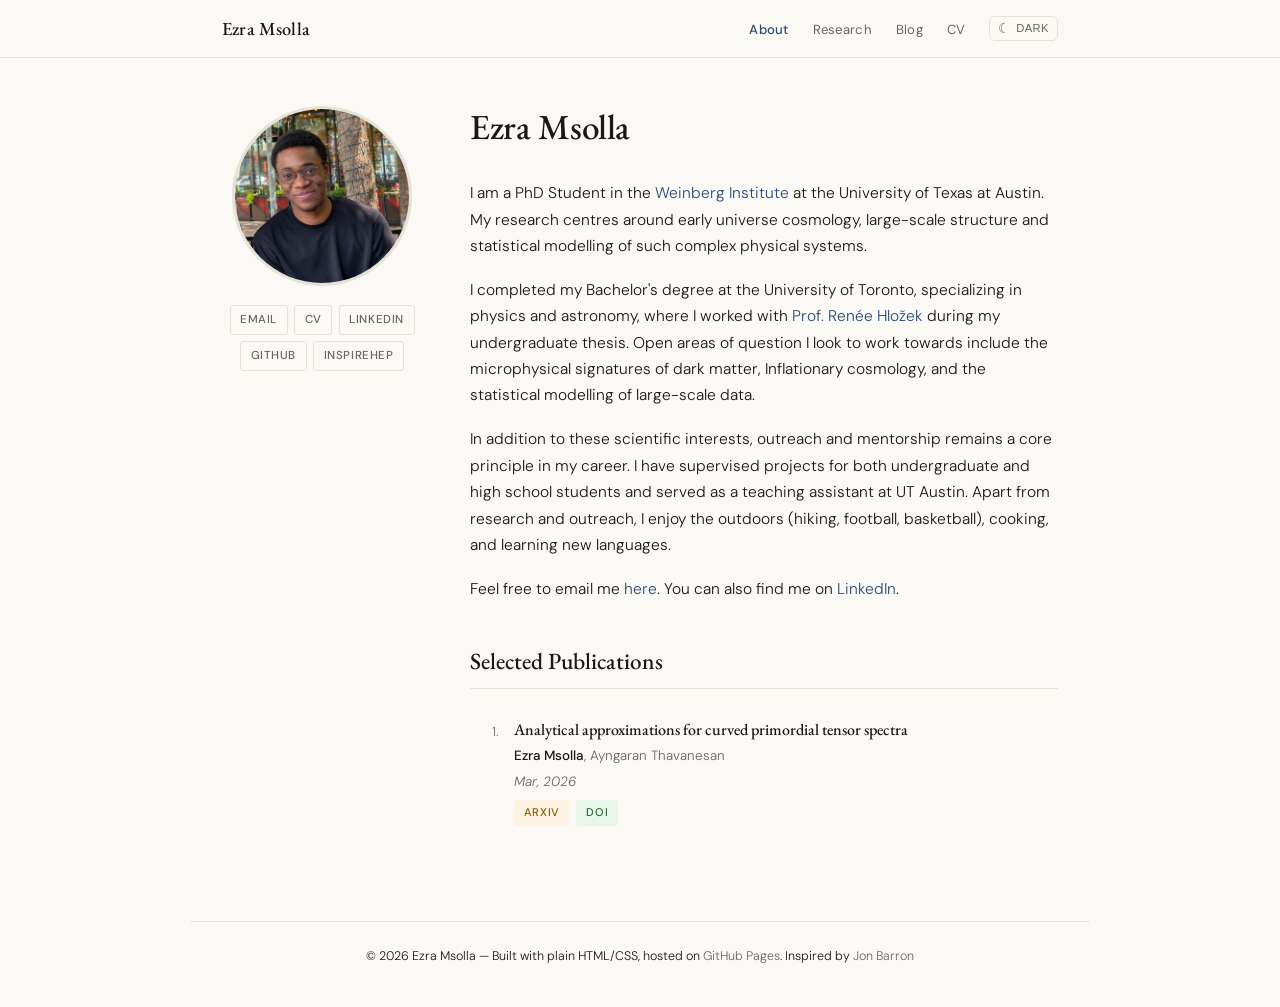
<file: index.html>
<!DOCTYPE html>
<html lang="en">
<head>
  <meta charset="UTF-8" />
  <meta name="viewport" content="width=device-width, initial-scale=1.0" />
  <title>Ezra Msolla | About</title>
  <meta name="description" content="Academic website of Ezra Msolla, PhD Student at the Weinberg Institute." />
  <link rel="stylesheet" href="assets/css/style.css" />
  <script src="assets/theme.js"></script>
</head>
<body>

<nav>
  <div class="nav-inner">
    <a class="nav-name" href="index.html">Ezra Msolla</a>
    <div class="nav-right">
      <ul class="nav-links">
        <li><a href="index.html" class="active">About</a></li>
        <li><a href="research/index.html">Research</a></li>
        <li><a href="blog/index.html">Blog</a></li>
        <li><a href="cv/index.html">CV</a></li>
      </ul>
      <button class="theme-toggle" id="theme-toggle" aria-label="Switch theme">
        <span class="toggle-icon">☾</span>
        <span class="toggle-label">Dark</span>
      </button>
    </div>
  </div>
</nav>

<main class="page">
  <div class="about-grid">

    <!-- LEFT: photo + social -->
    <aside class="about-photo">
      <img src="assets/img/web.jpg" alt="Ezra Msolla"
           style="width:180px;height:180px;border-radius:50%;object-fit:cover;border:3px solid var(--border);" />

      <div class="social-links">
        <a href="mailto:ezra.msolla@alumni.utoronto.ca">Email</a>
        <a href="cv/index.html">CV</a>
        <a href="https://www.linkedin.com/in/ezra-msolla-4629522aa/?originalSubdomain=ca" target="_blank">LinkedIn</a>
        <a href="https://github.com/ezramsolla" target="_blank">GitHub</a>
        <a href="https://inspirehep.net/authors/3082749" target="_blank">InspireHEP</a>
      </div>
    </aside>

    <!-- RIGHT: bio + selected publications -->
    <div>
      <h1>Ezra Msolla</h1>

      <div class="about-bio">
        <p>
          I am a PhD Student in the
          <a href="https://weinberg.utexas.edu/">Weinberg Institute</a>
          at the University of Texas at Austin. My research centres around early universe
          cosmology, large-scale structure and statistical modelling of such complex
          physical systems.
        </p>
        <p>
          I completed my Bachelor's degree at the University of Toronto, specializing in
          physics and astronomy, where I worked with
          <a href="https://www.dunlap.utoronto.ca/directory/prof-renee-hlozek/">Prof. Renée Hložek</a>
          during my undergraduate thesis. Open areas of question I look to work towards
          include the microphysical signatures of dark matter, Inflationary cosmology, and 
          the statistical modelling of large-scale data.
        </p>
        <p>
          In addition to these scientific interests, outreach and mentorship remains a core
          principle in my career. I have supervised projects for both undergraduate and
          high school students and served as a teaching assistant at UT Austin. Apart from
          research and outreach, I enjoy the outdoors (hiking, football, basketball),
          cooking, and learning new languages.
        </p>
        <p>
          Feel free to email me <a href="mailto:ezra.msolla@alumni.utoronto.ca">here</a>.
          You can also find me on
          <a href="https://www.linkedin.com/in/ezra-msolla-4629522aa/?originalSubdomain=ca" target="_blank">LinkedIn</a>.
        </p>
      </div>

      <h2>Selected Publications</h2>

      <ol class="pubs-list">
        <li class="pub-item">
          <span class="pub-num">1.</span>
          <div>
            <div class="pub-title">
              <a href="https://arxiv.org/abs/2511.10644">Analytical approximations for curved primordial tensor spectra</a>
            </div>
            <div class="pub-authors"><strong>Ezra Msolla</strong>, Ayngaran Thavanesan</div>
            <div class="pub-venue"><em>Mar</em>, 2026</div>
            <div class="pub-links">
              <a class="pub-tag arxiv" href="https://arxiv.org/pdf/2511.10644">arXiv</a>
              <a class="pub-tag doi" href="https://doi.org/10.1103/kt8l-jny7">DOI</a>
            </div>
          </div>
        </li>
      </ol>

    </div>
  </div>
</main>

<footer>
  <p>© <span id="year"></span> Ezra Msolla &mdash; Built with plain HTML/CSS, hosted on
    <a href="https://pages.github.com" target="_blank">GitHub Pages</a>.
    Inspired by <a href="https://jonbarron.info" target="_blank">Jon Barron</a> 
  </p>
  <script>document.getElementById('year').textContent = new Date().getFullYear();</script>
</footer>

</body>
</html>
</file>
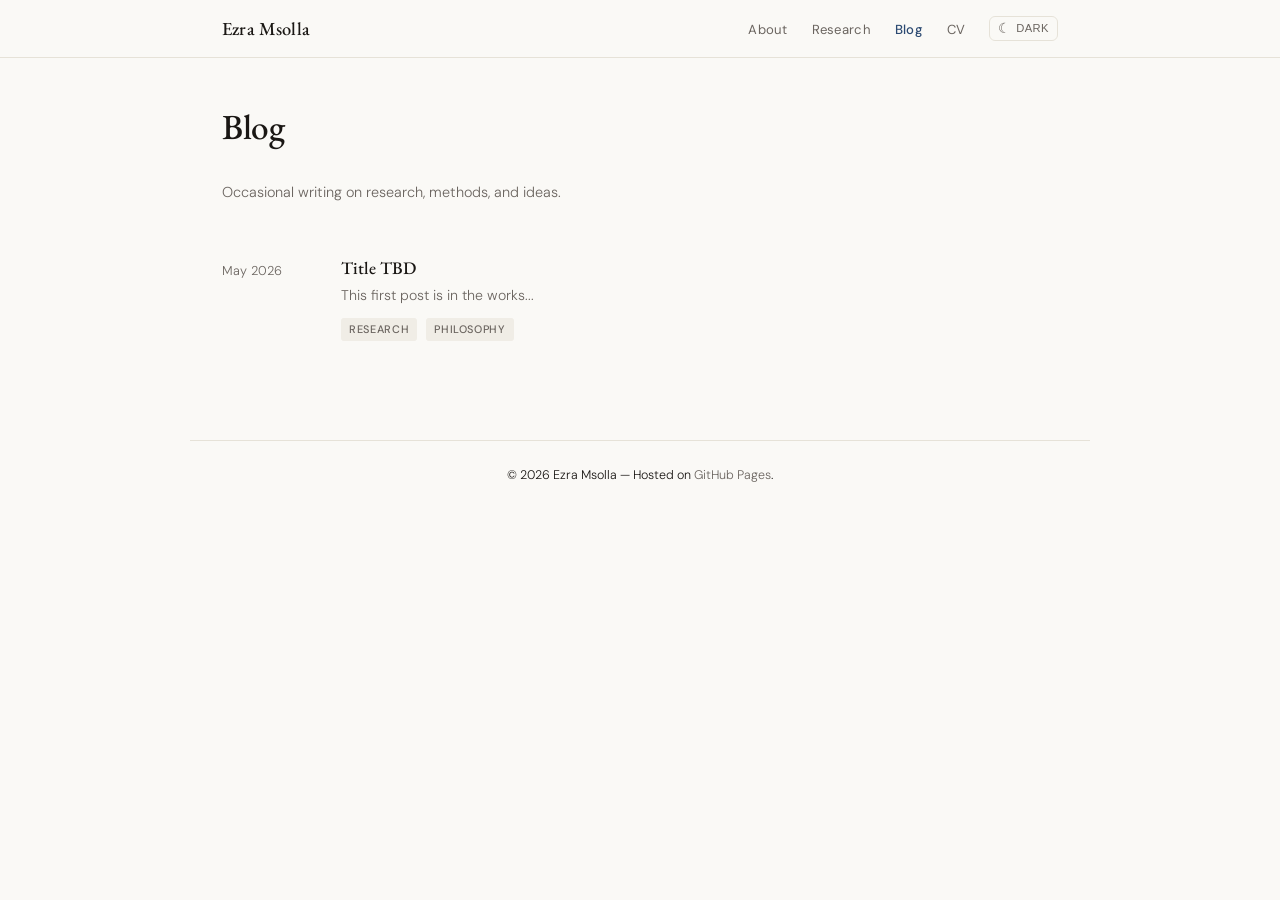
<file: blog/index.html>
<!DOCTYPE html>
<html lang="en">
<head>
  <meta charset="UTF-8" />
  <meta name="viewport" content="width=device-width, initial-scale=1.0" />
  <title>Blog | Ezra Msolla</title>
  <link rel="stylesheet" href="../assets/css/style.css" />
  <script src="../assets/theme.js"></script>
</head>
<body>

<nav>
  <div class="nav-inner">
    <a class="nav-name" href="../index.html">Ezra Msolla</a>
    <div class="nav-right">
      <ul class="nav-links">
        <li><a href="../index.html">About</a></li>
        <li><a href="../research/index.html">Research</a></li>
        <li><a href="index.html" class="active">Blog</a></li>
        <li><a href="../cv/index.html">CV</a></li>
      </ul>
      <button class="theme-toggle" id="theme-toggle" aria-label="Switch theme">
        <span class="toggle-icon">☾</span>
        <span class="toggle-label">Dark</span>
      </button>
    </div>
  </div>
</nav>

<main class="page">
  <h1>Blog</h1>

  <p style="color:var(--muted); font-size:0.9rem; margin-bottom:2rem;">
    Occasional writing on research, methods, and ideas.
  </p>

  <div class="blog-list">

    <div class="blog-item">
      <span class="blog-date">May 2026</span>
      <div>
        <div class="blog-title">
          <a href="post-template.html">Title TBD</a>
        </div>
        <div class="blog-excerpt">
          This first post is in the works...
        </div>
        <span class="blog-tag">Research</span>
        <span class="blog-tag">Philosophy</span>
      </div>
    </div>

  </div>
</main>

<footer>
  <p>© <span id="year"></span> Ezra Msolla &mdash; Hosted on
    <a href="https://pages.github.com" target="_blank">GitHub Pages</a>.
  </p>
  <script>document.getElementById('year').textContent = new Date().getFullYear();</script>
</footer>

</body>
</html>
</file>
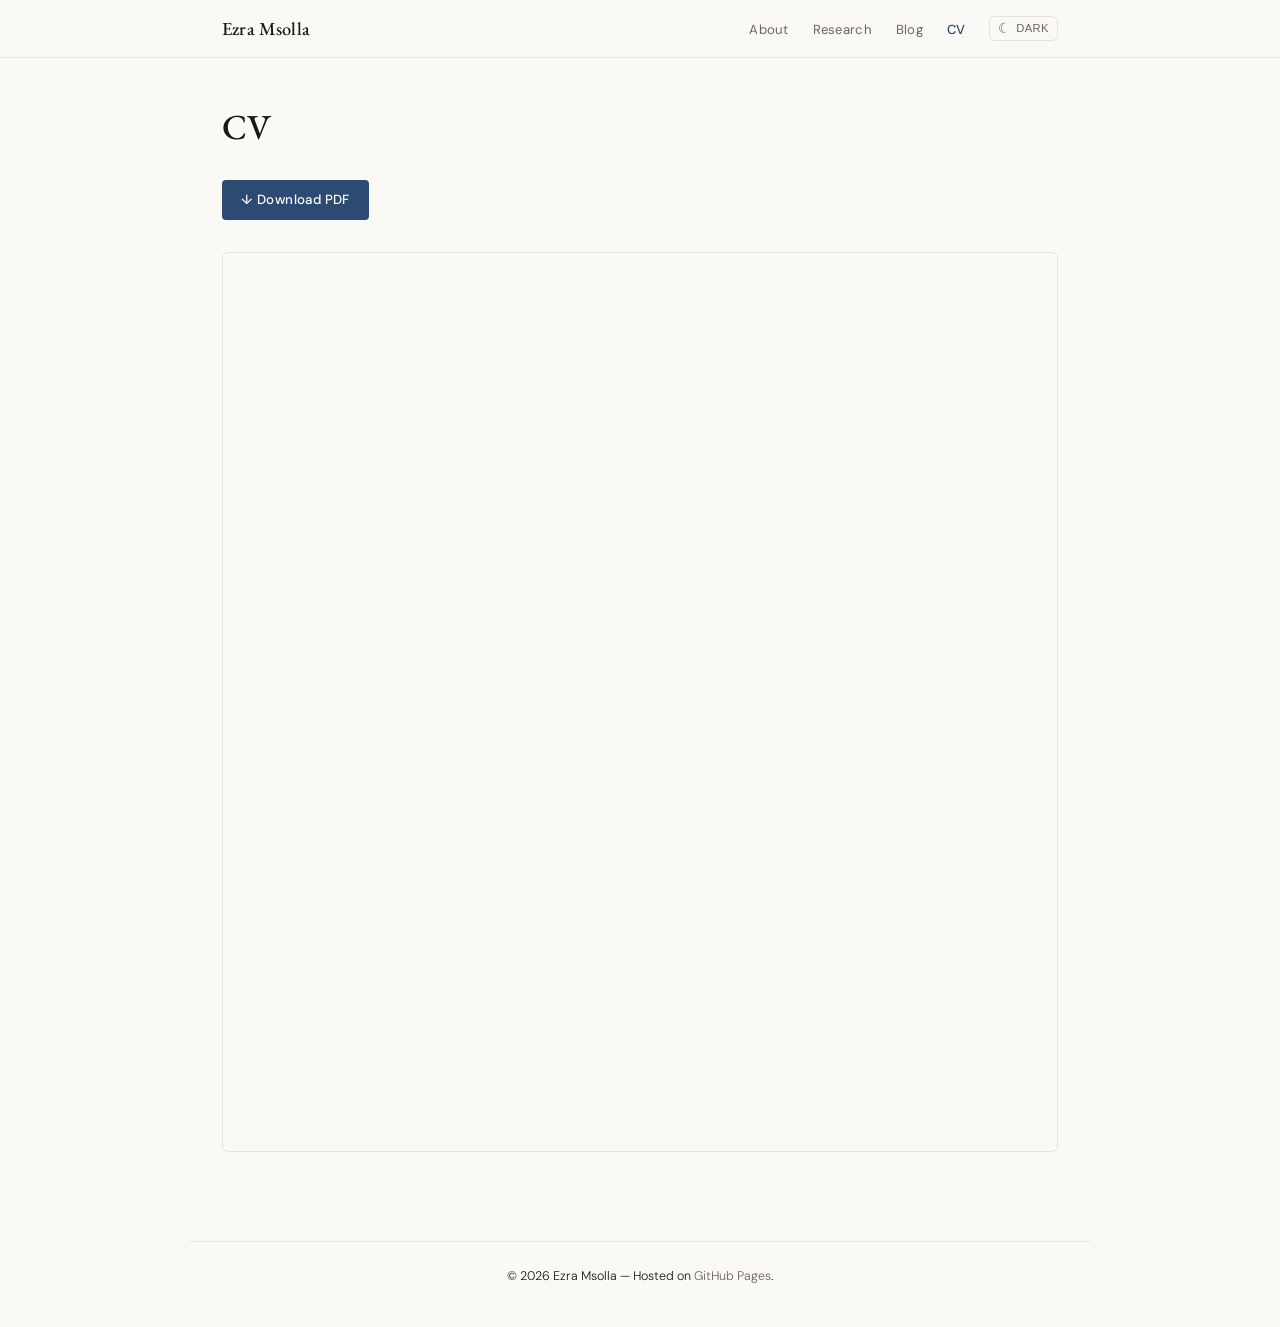
<file: cv/index.html>
<!DOCTYPE html>
<html lang="en">
<head>
  <meta charset="UTF-8" />
  <meta name="viewport" content="width=device-width, initial-scale=1.0" />
  <title>CV | Ezra Msolla</title>
  <link rel="stylesheet" href="../assets/css/style.css" />
  <script src="../assets/theme.js"></script>
</head>
<body>

<nav>
  <div class="nav-inner">
    <a class="nav-name" href="../index.html">Ezra Msolla</a>
    <div class="nav-right">
      <ul class="nav-links">
        <li><a href="../index.html">About</a></li>
        <li><a href="../research/index.html">Research</a></li>
        <li><a href="../blog/index.html">Blog</a></li>
        <li><a href="index.html" class="active">CV</a></li>
      </ul>
      <button class="theme-toggle" id="theme-toggle" aria-label="Switch theme">
        <span class="toggle-icon">☾</span>
        <span class="toggle-label">Dark</span>
      </button>
    </div>
  </div>
</nav>

<main class="page">
  <h1>CV</h1>

  <a class="cv-download" href="CV(3).pdf" download>↓ Download PDF</a>

  <iframe
    src="CV(3).pdf"
    width="100%"
    height="900px"
    style="border: 1px solid var(--border); border-radius: 6px;"
  ></iframe>

</main>

<footer>
  <p>© <span id="year"></span> Ezra Msolla &mdash; Hosted on
    <a href="https://pages.github.com" target="_blank">GitHub Pages</a>.
  </p>
  <script>document.getElementById('year').textContent = new Date().getFullYear();</script>
</footer>

</body>
</html>
</file>
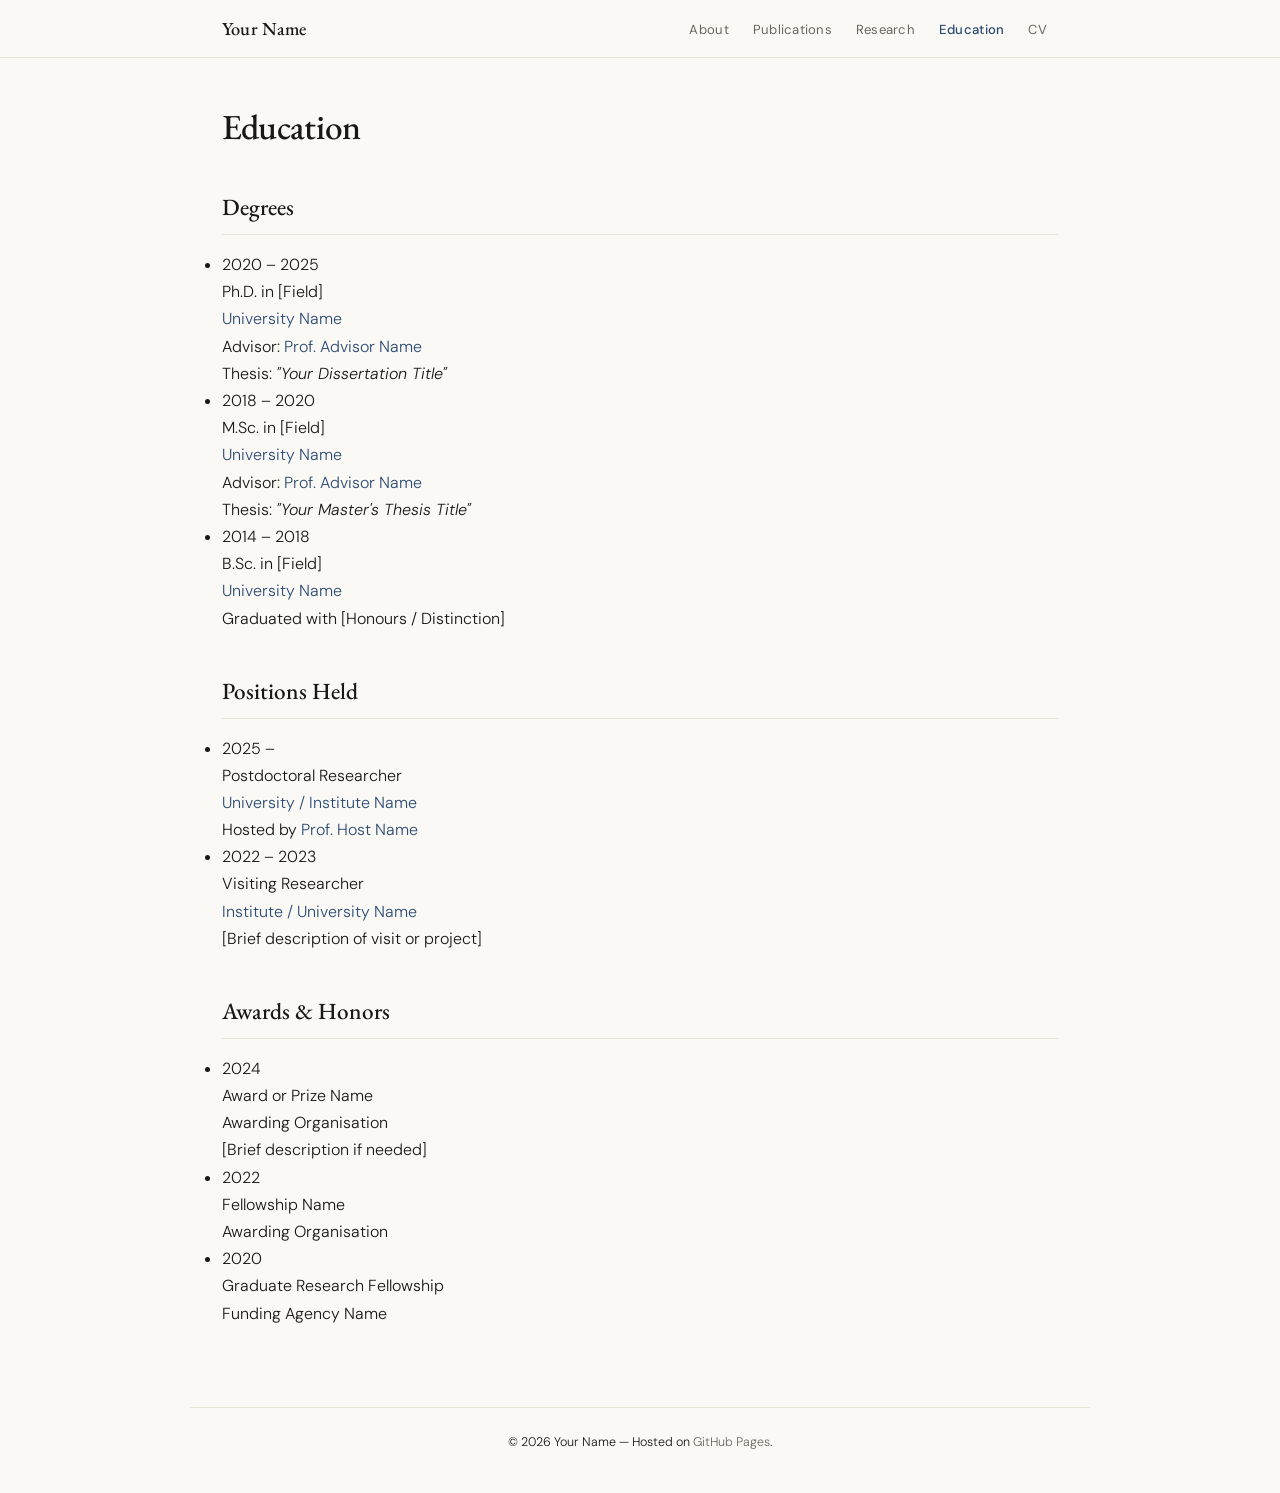
<file: education/index.html>
<!DOCTYPE html>
<html lang="en">
<head>
  <meta charset="UTF-8" />
  <meta name="viewport" content="width=device-width, initial-scale=1.0" />
  <title>Education | Your Name</title>
  <link rel="stylesheet" href="../assets/css/style.css" />
</head>
<body>

<nav>
  <div class="nav-inner">
    <a class="nav-name" href="../index.html">Your Name</a>
    <ul class="nav-links">
      <li><a href="../index.html">About</a></li>
      <li><a href="../publications/index.html">Publications</a></li>
      <li><a href="../research/index.html">Research</a></li>
      <li><a href="index.html" class="active">Education</a></li>
      <li><a href="../cv/index.html">CV</a></li>
    </ul>
  </div>
</nav>

<main class="page">
  <h1>Education</h1>

  <h2>Degrees</h2>
  <ul class="edu-list">
    <li class="edu-item">
      <span class="edu-years">2020 – 2025</span>
      <div>
        <div class="edu-degree">Ph.D. in [Field]</div>
        <div class="edu-school"><a href="#">University Name</a></div>
        <div class="edu-detail">Advisor: <a href="#">Prof. Advisor Name</a></div>
        <div class="edu-detail">Thesis: <em>"Your Dissertation Title"</em></div>
      </div>
    </li>
    <li class="edu-item">
      <span class="edu-years">2018 – 2020</span>
      <div>
        <div class="edu-degree">M.Sc. in [Field]</div>
        <div class="edu-school"><a href="#">University Name</a></div>
        <div class="edu-detail">Advisor: <a href="#">Prof. Advisor Name</a></div>
        <div class="edu-detail">Thesis: <em>"Your Master's Thesis Title"</em></div>
      </div>
    </li>
    <li class="edu-item">
      <span class="edu-years">2014 – 2018</span>
      <div>
        <div class="edu-degree">B.Sc. in [Field]</div>
        <div class="edu-school"><a href="#">University Name</a></div>
        <div class="edu-detail">Graduated with [Honours / Distinction]</div>
      </div>
    </li>
  </ul>

  <h2>Positions Held</h2>
  <ul class="edu-list">
    <li class="edu-item">
      <span class="edu-years">2025 –</span>
      <div>
        <div class="edu-degree">Postdoctoral Researcher</div>
        <div class="edu-school"><a href="#">University / Institute Name</a></div>
        <div class="edu-detail">Hosted by <a href="#">Prof. Host Name</a></div>
      </div>
    </li>
    <li class="edu-item">
      <span class="edu-years">2022 – 2023</span>
      <div>
        <div class="edu-degree">Visiting Researcher</div>
        <div class="edu-school"><a href="#">Institute / University Name</a></div>
        <div class="edu-detail">[Brief description of visit or project]</div>
      </div>
    </li>
  </ul>

  <h2>Awards &amp; Honors</h2>
  <ul class="edu-list">
    <li class="edu-item">
      <span class="edu-years">2024</span>
      <div>
        <div class="edu-degree">Award or Prize Name</div>
        <div class="edu-school">Awarding Organisation</div>
        <div class="edu-detail">[Brief description if needed]</div>
      </div>
    </li>
    <li class="edu-item">
      <span class="edu-years">2022</span>
      <div>
        <div class="edu-degree">Fellowship Name</div>
        <div class="edu-school">Awarding Organisation</div>
      </div>
    </li>
    <li class="edu-item">
      <span class="edu-years">2020</span>
      <div>
        <div class="edu-degree">Graduate Research Fellowship</div>
        <div class="edu-school">Funding Agency Name</div>
      </div>
    </li>
  </ul>

</main>

<footer>
  <p>© <span id="year"></span> Your Name &mdash; Hosted on
    <a href="https://pages.github.com" target="_blank">GitHub Pages</a>.
  </p>
  <script>document.getElementById('year').textContent = new Date().getFullYear();</script>
</footer>

</body>
</html>
</file>
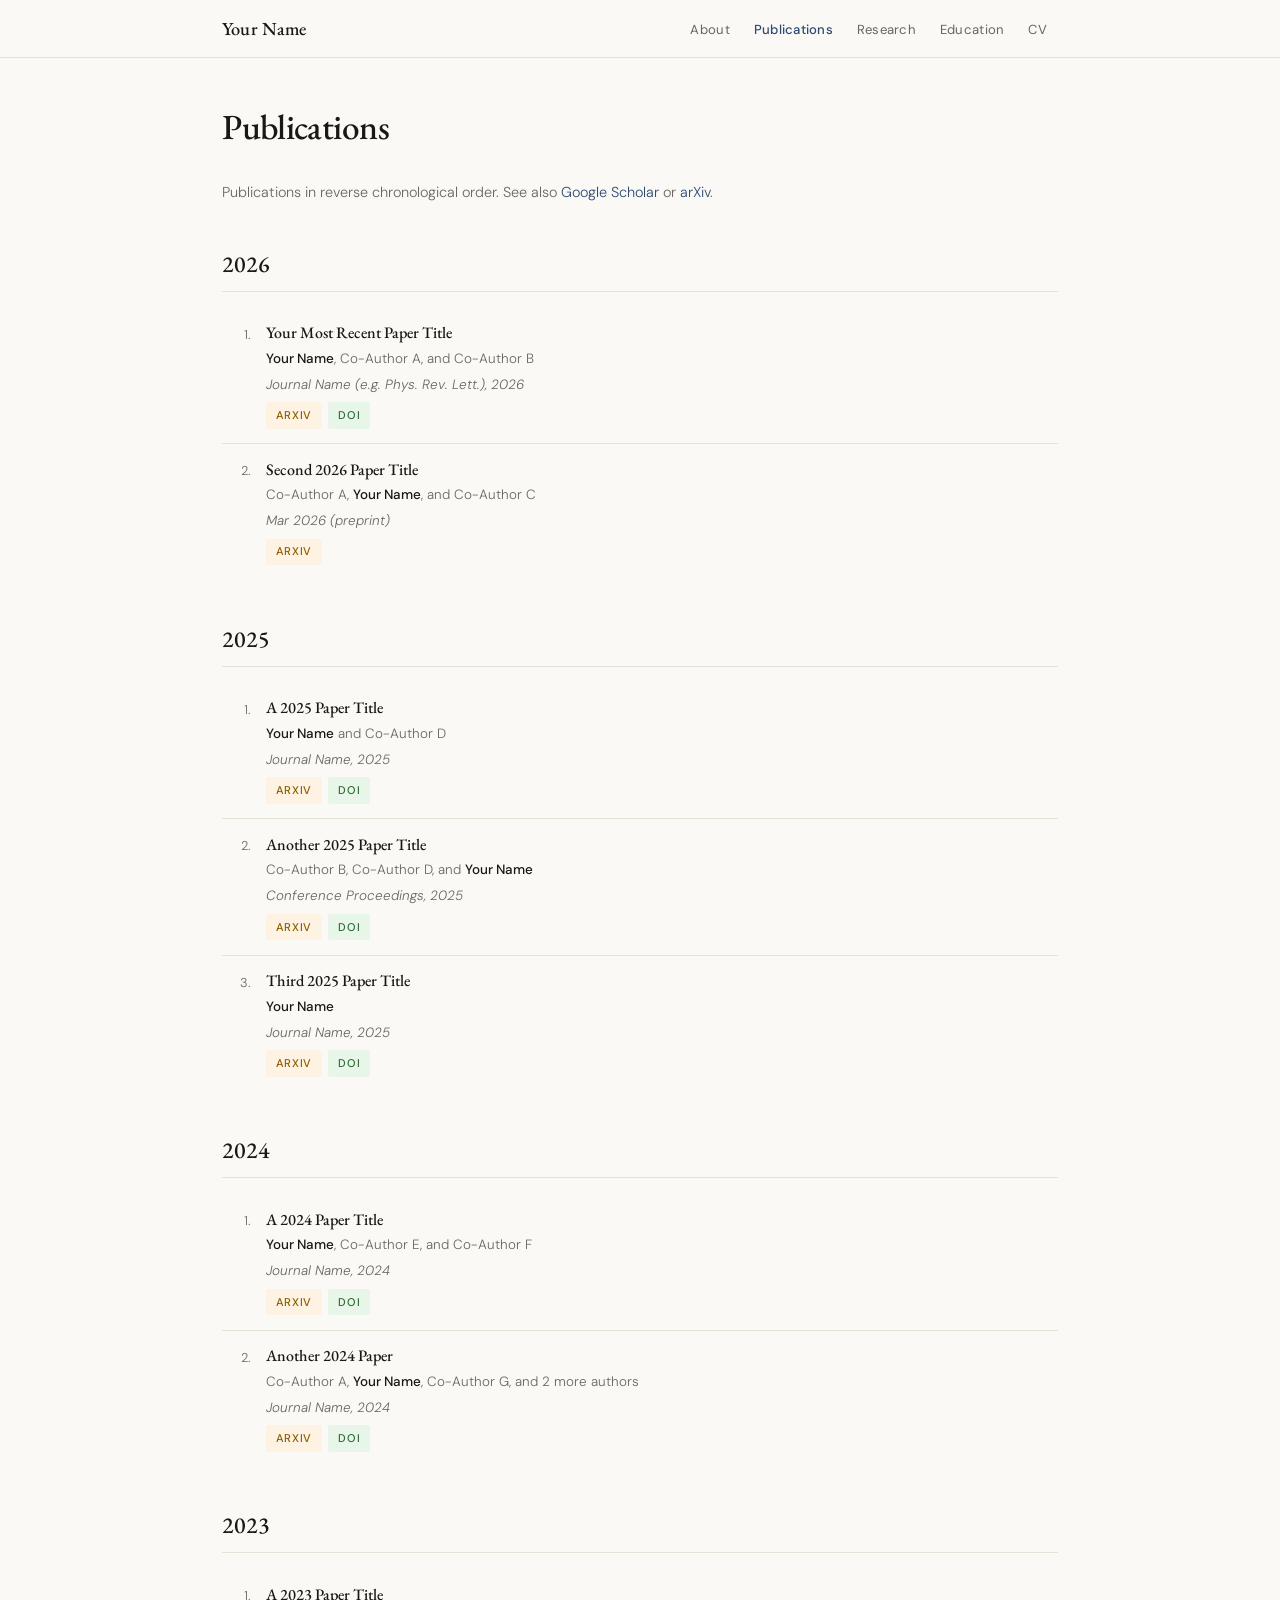
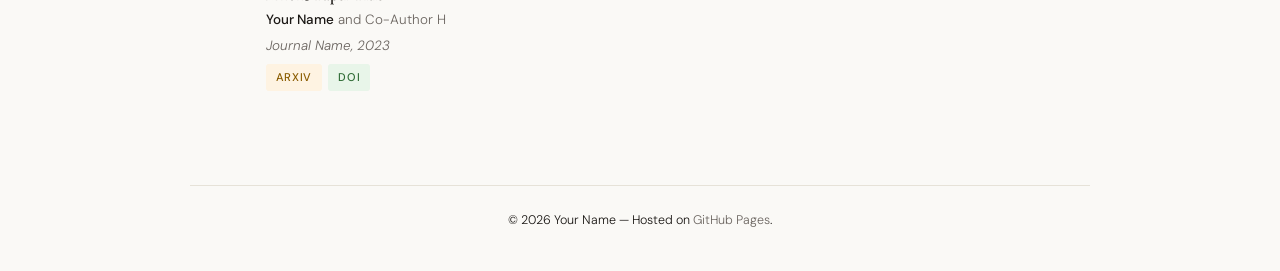
<file: publications/index.html>
<!DOCTYPE html>
<html lang="en">
<head>
  <meta charset="UTF-8" />
  <meta name="viewport" content="width=device-width, initial-scale=1.0" />
  <title>Publications | Your Name</title>
  <link rel="stylesheet" href="../assets/css/style.css" />
</head>
<body>

<nav>
  <div class="nav-inner">
    <a class="nav-name" href="../index.html">Your Name</a>
    <ul class="nav-links">
      <li><a href="../index.html">About</a></li>
      <li><a href="index.html" class="active">Publications</a></li>
      <li><a href="../research/index.html">Research</a></li>
      <li><a href="../education/index.html">Education</a></li>
      <li><a href="../cv/index.html">CV</a></li>
    </ul>
  </div>
</nav>

<main class="page">
  <h1>Publications</h1>

  <p style="color:var(--muted); font-size:0.9rem; margin-bottom:2rem;">
    Publications in reverse chronological order.
    See also <a href="https://scholar.google.com" target="_blank">Google Scholar</a>
    or <a href="https://arxiv.org/search/?query=your+name&searchtype=author" target="_blank">arXiv</a>.
  </p>

  <!-- ── 2026 ── -->
  <h2>2026</h2>
  <ol class="pubs-list">
    <li class="pub-item">
      <span class="pub-num">1.</span>
      <div>
        <div class="pub-title">
          <a href="#">Your Most Recent Paper Title</a>
        </div>
        <div class="pub-authors"><strong>Your Name</strong>, Co-Author A, and Co-Author B</div>
        <div class="pub-venue"><em>Journal Name (e.g. Phys. Rev. Lett.)</em>, 2026</div>
        <div class="pub-links">
          <a class="pub-tag arxiv" href="#">arXiv</a>
          <a class="pub-tag doi" href="#">DOI</a>
        </div>
      </div>
    </li>
    <li class="pub-item">
      <span class="pub-num">2.</span>
      <div>
        <div class="pub-title">
          <a href="#">Second 2026 Paper Title</a>
        </div>
        <div class="pub-authors">Co-Author A, <strong>Your Name</strong>, and Co-Author C</div>
        <div class="pub-venue">Mar 2026 (preprint)</div>
        <div class="pub-links">
          <a class="pub-tag arxiv" href="#">arXiv</a>
        </div>
      </div>
    </li>
  </ol>

  <!-- ── 2025 ── -->
  <h2>2025</h2>
  <ol class="pubs-list">
    <li class="pub-item">
      <span class="pub-num">1.</span>
      <div>
        <div class="pub-title">
          <a href="#">A 2025 Paper Title</a>
        </div>
        <div class="pub-authors"><strong>Your Name</strong> and Co-Author D</div>
        <div class="pub-venue"><em>Journal Name</em>, 2025</div>
        <div class="pub-links">
          <a class="pub-tag arxiv" href="#">arXiv</a>
          <a class="pub-tag doi" href="#">DOI</a>
        </div>
      </div>
    </li>
    <li class="pub-item">
      <span class="pub-num">2.</span>
      <div>
        <div class="pub-title">
          <a href="#">Another 2025 Paper Title</a>
        </div>
        <div class="pub-authors">Co-Author B, Co-Author D, and <strong>Your Name</strong></div>
        <div class="pub-venue"><em>Conference Proceedings</em>, 2025</div>
        <div class="pub-links">
          <a class="pub-tag arxiv" href="#">arXiv</a>
          <a class="pub-tag doi" href="#">DOI</a>
        </div>
      </div>
    </li>
    <li class="pub-item">
      <span class="pub-num">3.</span>
      <div>
        <div class="pub-title">
          <a href="#">Third 2025 Paper Title</a>
        </div>
        <div class="pub-authors"><strong>Your Name</strong></div>
        <div class="pub-venue"><em>Journal Name</em>, 2025</div>
        <div class="pub-links">
          <a class="pub-tag arxiv" href="#">arXiv</a>
          <a class="pub-tag doi" href="#">DOI</a>
        </div>
      </div>
    </li>
  </ol>

  <!-- ── 2024 ── -->
  <h2>2024</h2>
  <ol class="pubs-list">
    <li class="pub-item">
      <span class="pub-num">1.</span>
      <div>
        <div class="pub-title">
          <a href="#">A 2024 Paper Title</a>
        </div>
        <div class="pub-authors"><strong>Your Name</strong>, Co-Author E, and Co-Author F</div>
        <div class="pub-venue"><em>Journal Name</em>, 2024</div>
        <div class="pub-links">
          <a class="pub-tag arxiv" href="#">arXiv</a>
          <a class="pub-tag doi" href="#">DOI</a>
        </div>
      </div>
    </li>
    <li class="pub-item">
      <span class="pub-num">2.</span>
      <div>
        <div class="pub-title">
          <a href="#">Another 2024 Paper</a>
        </div>
        <div class="pub-authors">Co-Author A, <strong>Your Name</strong>, Co-Author G, and 2 more authors</div>
        <div class="pub-venue"><em>Journal Name</em>, 2024</div>
        <div class="pub-links">
          <a class="pub-tag arxiv" href="#">arXiv</a>
          <a class="pub-tag doi" href="#">DOI</a>
        </div>
      </div>
    </li>
  </ol>

  <!-- ── 2023 ── -->
  <h2>2023</h2>
  <ol class="pubs-list">
    <li class="pub-item">
      <span class="pub-num">1.</span>
      <div>
        <div class="pub-title">
          <a href="#">A 2023 Paper Title</a>
        </div>
        <div class="pub-authors"><strong>Your Name</strong> and Co-Author H</div>
        <div class="pub-venue"><em>Journal Name</em>, 2023</div>
        <div class="pub-links">
          <a class="pub-tag arxiv" href="#">arXiv</a>
          <a class="pub-tag doi" href="#">DOI</a>
        </div>
      </div>
    </li>
  </ol>

</main>

<footer>
  <p>© <span id="year"></span> Your Name &mdash; Hosted on
    <a href="https://pages.github.com" target="_blank">GitHub Pages</a>.
  </p>
  <script>document.getElementById('year').textContent = new Date().getFullYear();</script>
</footer>

</body>
</html>
</file>
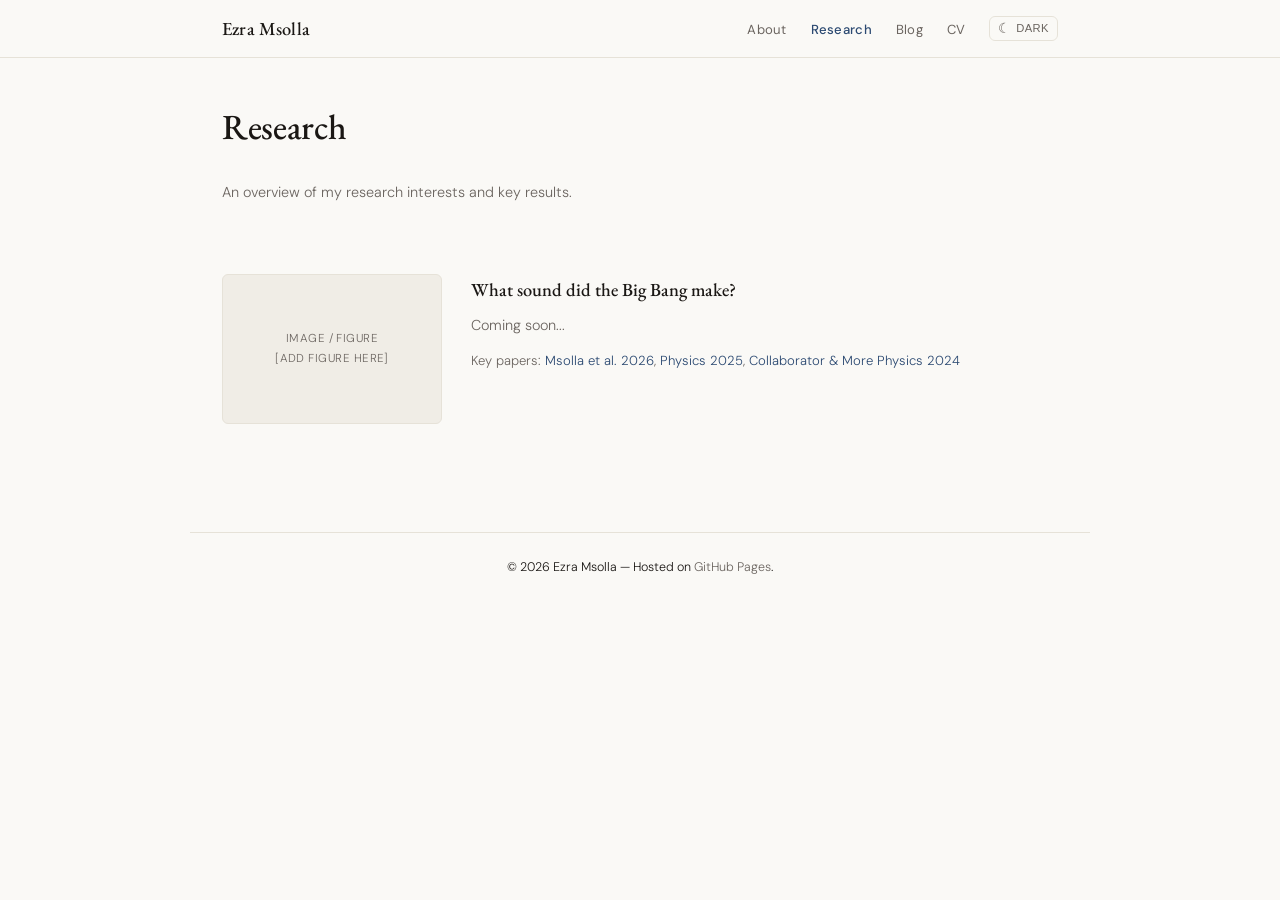
<file: research/index.html>
<!DOCTYPE html>
<html lang="en">
<head>
  <meta charset="UTF-8" />
  <meta name="viewport" content="width=device-width, initial-scale=1.0" />
  <title>Research | Ezra Msolla</title>
  <link rel="stylesheet" href="../assets/css/style.css" />
  <script src="../assets/theme.js"></script>
</head>
<body>

<nav>
  <div class="nav-inner">
    <a class="nav-name" href="../index.html">Ezra Msolla</a>
    <div class="nav-right">
      <ul class="nav-links">
        <li><a href="../index.html">About</a></li>
        <li><a href="index.html" class="active">Research</a></li>
        <li><a href="../blog/index.html">Blog</a></li>
        <li><a href="../cv/index.html">CV</a></li>
      </ul>
      <button class="theme-toggle" id="theme-toggle" aria-label="Switch theme">
        <span class="toggle-icon">☾</span>
        <span class="toggle-label">Dark</span>
      </button>
    </div>

  </div>
</nav>

<main class="page">
  <h1>Research</h1>

  <p style="color:var(--muted); font-size:0.9rem; margin-bottom:2.5rem;">
    An overview of my research interests and key results.
  </p>

  <div class="research-grid">

    <div class="research-card">
      <div class="research-img">Image / Figure<br>[Add figure here]</div>
      <div class="research-body">
        <h3>What sound did the Big Bang make?</h3>
        <p>
          Coming soon...
        </p>
        <div class="research-papers">
          Key papers:
          <a href="#">Msolla et al. 2026</a>,
          <a href="#">Physics 2025</a>,
          <a href="#">Collaborator &amp; More Physics 2024</a>
        </div>
      </div>
    </div>
  </div>
</main>

<footer>
  <p>© <span id="year"></span> Ezra Msolla &mdash; Hosted on
    <a href="https://pages.github.com" target="_blank">GitHub Pages</a>.
  </p>
  <script>document.getElementById('year').textContent = new Date().getFullYear();</script>
</footer>

</body>
</html>
</file>
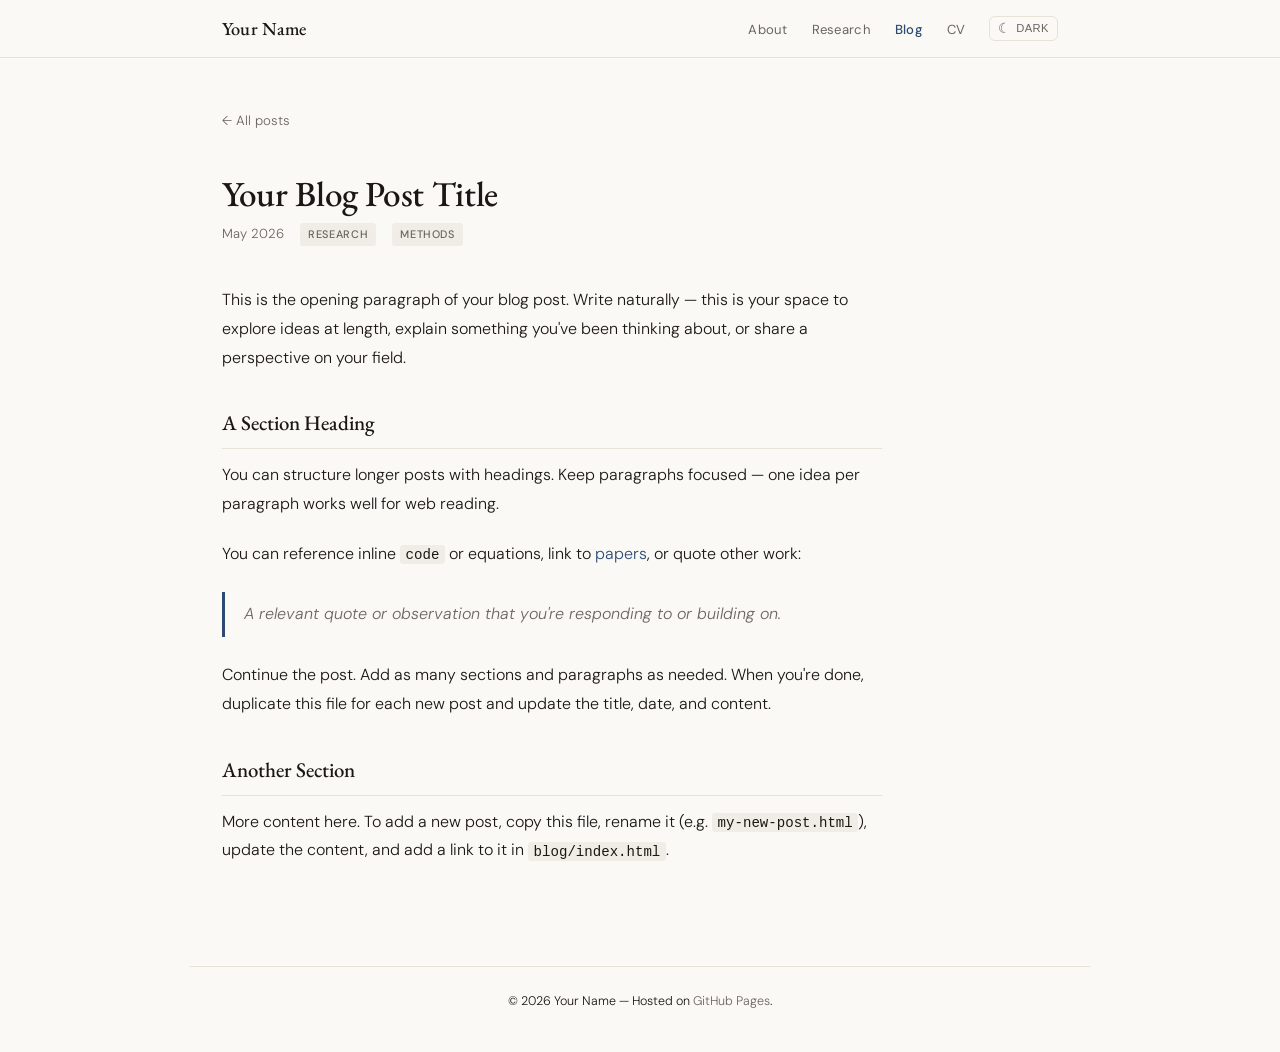
<file: blog/post-template.html>
<!DOCTYPE html>
<html lang="en">
<head>
  <meta charset="UTF-8" />
  <meta name="viewport" content="width=device-width, initial-scale=1.0" />
  <title>Post Title | Your Name</title>
  <link rel="stylesheet" href="../assets/css/style.css" />
  <script src="../assets/theme.js"></script>
  <style>
    .post-header { margin-bottom: 2.5rem; }
    .post-header h1 { margin-bottom: 0.5rem; }
    .post-meta {
      font-size: 0.82rem;
      color: var(--muted);
      display: flex;
      gap: 1rem;
      flex-wrap: wrap;
      align-items: center;
    }
    .post-body {
      max-width: 660px;
      font-size: 1rem;
      line-height: 1.8;
    }
    .post-body p { margin-bottom: 1.3rem; }
    .post-body h2 { font-size: 1.3rem; margin: 2rem 0 0.75rem; }
    .post-body h3 { font-size: 1.1rem; margin: 1.5rem 0 0.5rem; }
    .post-body blockquote {
      border-left: 3px solid var(--accent);
      padding: 0.5rem 0 0.5rem 1.2rem;
      margin: 1.5rem 0;
      color: var(--muted);
      font-style: italic;
    }
    .post-body code {
      font-family: 'Courier New', monospace;
      font-size: 0.88rem;
      background: var(--tag-bg);
      padding: 0.1rem 0.35rem;
      border-radius: 3px;
      color: var(--text);
    }
    .post-back {
      display: inline-flex;
      align-items: center;
      gap: 0.4rem;
      font-size: 0.83rem;
      color: var(--muted);
      margin-bottom: 2.5rem;
      text-decoration: none;
    }
    .post-back:hover { color: var(--accent); text-decoration: none; }
  </style>
</head>
<body>

<nav>
  <div class="nav-inner">
    <a class="nav-name" href="../index.html">Your Name</a>
    <div class="nav-right">
      <ul class="nav-links">
        <li><a href="../index.html">About</a></li>
        <li><a href="../research/index.html">Research</a></li>
        <li><a href="index.html" class="active">Blog</a></li>
        <li><a href="../cv/index.html">CV</a></li>
      </ul>
      <button class="theme-toggle" id="theme-toggle" aria-label="Switch theme">
        <span class="toggle-icon">☾</span>
        <span class="toggle-label">Dark</span>
      </button>
    </div>
  </div>
</nav>

<main class="page">

  <a class="post-back" href="index.html">← All posts</a>

  <div class="post-header">
    <h1>Your Blog Post Title</h1>
    <div class="post-meta">
      <span>May 2026</span>
      <span class="blog-tag" style="margin:0;">Research</span>
      <span class="blog-tag" style="margin:0;">Methods</span>
    </div>
  </div>

  <div class="post-body">
    <p>
      This is the opening paragraph of your blog post. Write naturally — this is your space
      to explore ideas at length, explain something you've been thinking about, or share
      a perspective on your field.
    </p>

    <h2>A Section Heading</h2>
    <p>
      You can structure longer posts with headings. Keep paragraphs focused — one idea
      per paragraph works well for web reading.
    </p>
    <p>
      You can reference inline <code>code</code> or equations, link to
      <a href="#">papers</a>, or quote other work:
    </p>

    <blockquote>
      A relevant quote or observation that you're responding to or building on.
    </blockquote>

    <p>
      Continue the post. Add as many sections and paragraphs as needed. When you're done,
      duplicate this file for each new post and update the title, date, and content.
    </p>

    <h2>Another Section</h2>
    <p>
      More content here. To add a new post, copy this file, rename it
      (e.g. <code>my-new-post.html</code>), update the content, and add a link to it
      in <code>blog/index.html</code>.
    </p>
  </div>

</main>

<footer>
  <p>© <span id="year"></span> Your Name &mdash; Hosted on
    <a href="https://pages.github.com" target="_blank">GitHub Pages</a>.
  </p>
  <script>document.getElementById('year').textContent = new Date().getFullYear();</script>
</footer>

</body>
</html>
</file>
<file: assets/css/style.css>
@import url('https://fonts.googleapis.com/css2?family=EB+Garamond:ital,wght@0,400;0,500;0,600;1,400&family=DM+Sans:wght@300;400;500&display=swap');

/* ── LIGHT MODE (default) ── */
:root {
  --bg:           #faf9f6;
  --surface:      #ffffff;
  --border:       #e6e2d8;
  --text:         #1a1714;
  --muted:        #6b6560;
  --accent:       #2c4a72;
  --accent-light: #e8f0f8;
  --link:         #2c4a72;
  --link-hover:   #1a2e4a;
  --tag-bg:       #f0ede6;
  --nav-bg:       rgba(250,249,246,0.95);
  --nav-height:   58px;
}

/* ── DARK MODE ── */
[data-theme="dark"] {
  --bg:           #141210;
  --surface:      #1e1b18;
  --border:       #2e2a25;
  --text:         #e8e4dc;
  --muted:        #8a8278;
  --accent:       #7aabda;
  --accent-light: #1a2e42;
  --link:         #7aabda;
  --link-hover:   #a8ccea;
  --tag-bg:       #252118;
  --nav-bg:       rgba(20,18,16,0.95);
}

/* Respect OS preference when no manual override */
@media (prefers-color-scheme: dark) {
  :root:not([data-theme="light"]) {
    --bg:           #141210;
    --surface:      #1e1b18;
    --border:       #2e2a25;
    --text:         #e8e4dc;
    --muted:        #8a8278;
    --accent:       #7aabda;
    --accent-light: #1a2e42;
    --link:         #7aabda;
    --link-hover:   #a8ccea;
    --tag-bg:       #252118;
    --nav-bg:       rgba(20,18,16,0.95);
  }
}

*, *::before, *::after { box-sizing: border-box; margin: 0; padding: 0; }
html { font-size: 16px; scroll-behavior: smooth; }

body {
  background: var(--bg);
  color: var(--text);
  font-family: 'DM Sans', sans-serif;
  font-weight: 300;
  line-height: 1.7;
  min-height: 100vh;
  transition: background 0.25s, color 0.25s;
}

/* ── NAV ── */
nav {
  position: sticky;
  top: 0;
  z-index: 100;
  background: var(--nav-bg);
  backdrop-filter: blur(10px);
  -webkit-backdrop-filter: blur(10px);
  border-bottom: 1px solid var(--border);
  height: var(--nav-height);
  display: flex;
  align-items: center;
  transition: background 0.25s, border-color 0.25s;
}

.nav-inner {
  max-width: 900px;
  margin: 0 auto;
  padding: 0 2rem;
  width: 100%;
  display: flex;
  align-items: center;
  justify-content: space-between;
  gap: 1rem;
}

.nav-name {
  font-family: 'EB Garamond', Georgia, serif;
  font-size: 1.15rem;
  font-weight: 500;
  color: var(--text);
  text-decoration: none;
  white-space: nowrap;
  letter-spacing: 0.01em;
  transition: color 0.25s;
}

.nav-right {
  display: flex;
  align-items: center;
  gap: 0.25rem;
}

.nav-links {
  display: flex;
  gap: 0.1rem;
  list-style: none;
}

.nav-links a {
  font-size: 0.82rem;
  font-weight: 400;
  color: var(--muted);
  text-decoration: none;
  padding: 0.3rem 0.7rem;
  border-radius: 4px;
  letter-spacing: 0.02em;
  transition: color 0.15s, background 0.15s;
}
.nav-links a:hover  { color: var(--text); background: var(--tag-bg); }
.nav-links a.active { color: var(--accent); font-weight: 500; }

/* ── THEME TOGGLE ── */
.theme-toggle {
  background: none;
  border: 1px solid var(--border);
  border-radius: 6px;
  cursor: pointer;
  padding: 0.28rem 0.5rem;
  font-size: 0.85rem;
  line-height: 1;
  color: var(--muted);
  transition: border-color 0.15s, background 0.15s, color 0.15s;
  display: flex;
  align-items: center;
  gap: 0.35rem;
  white-space: nowrap;
  margin-left: 0.5rem;
}
.theme-toggle:hover {
  border-color: var(--accent);
  color: var(--accent);
  background: var(--accent-light);
}
.theme-toggle .toggle-label {
  font-size: 0.7rem;
  font-weight: 500;
  letter-spacing: 0.04em;
  text-transform: uppercase;
}

/* ── LAYOUT ── */
.page {
  max-width: 900px;
  margin: 0 auto;
  padding: 3rem 2rem 5rem;
}

h1 {
  font-family: 'EB Garamond', Georgia, serif;
  font-size: 2.2rem;
  font-weight: 500;
  letter-spacing: -0.01em;
  line-height: 1.2;
  margin-bottom: 2rem;
  color: var(--text);
}

h2 {
  font-family: 'EB Garamond', Georgia, serif;
  font-size: 1.45rem;
  font-weight: 500;
  color: var(--text);
  margin: 2.5rem 0 1rem;
  padding-bottom: 0.4rem;
  border-bottom: 1px solid var(--border);
}

h3 {
  font-family: 'EB Garamond', Georgia, serif;
  font-size: 1.1rem;
  font-weight: 500;
  color: var(--text);
  margin-bottom: 0.25rem;
}

p { margin-bottom: 1rem; color: var(--text); }
p:last-child { margin-bottom: 0; }

a { color: var(--link); text-decoration: none; }
a:hover { color: var(--link-hover); text-decoration: underline; }

/* ── ABOUT PAGE ── */
.about-grid {
  display: grid;
  grid-template-columns: 200px 1fr;
  gap: 3rem;
  align-items: start;
}

.about-photo {
  display: flex;
  flex-direction: column;
  align-items: center;
  gap: 1.2rem;
  position: sticky;
  top: calc(var(--nav-height) + 2rem);
}

.photo-placeholder {
  width: 180px;
  height: 180px;
  border-radius: 50%;
  background: linear-gradient(135deg, var(--tag-bg) 0%, var(--border) 100%);
  border: 3px solid var(--border);
  display: flex;
  align-items: center;
  justify-content: center;
  color: var(--muted);
  font-size: 0.75rem;
  text-align: center;
  letter-spacing: 0.05em;
  text-transform: uppercase;
}

.social-links {
  display: flex;
  flex-wrap: wrap;
  justify-content: center;
  gap: 0.4rem;
}

.social-links a {
  font-size: 0.72rem;
  font-weight: 500;
  letter-spacing: 0.05em;
  text-transform: uppercase;
  color: var(--muted);
  padding: 0.25rem 0.6rem;
  border: 1px solid var(--border);
  border-radius: 3px;
  transition: all 0.15s;
  text-decoration: none;
}
.social-links a:hover {
  color: var(--accent);
  border-color: var(--accent);
  background: var(--accent-light);
  text-decoration: none;
}

.about-bio { font-size: 0.97rem; }
.about-bio p { margin-bottom: 1.1rem; }

/* ── PUBLICATIONS (selected, on About page) ── */
.pubs-list { list-style: none; }

.pub-item {
  display: grid;
  grid-template-columns: 28px 1fr;
  gap: 0.5rem 1rem;
  padding: 0.9rem 0;
  border-bottom: 1px solid var(--border);
  font-size: 0.9rem;
}
.pub-item:last-child { border-bottom: none; }

.pub-num {
  color: var(--muted);
  font-size: 0.8rem;
  padding-top: 0.1rem;
  text-align: right;
  font-variant-numeric: tabular-nums;
}

.pub-title {
  font-family: 'EB Garamond', Georgia, serif;
  font-size: 1.0rem;
  font-weight: 500;
  color: var(--text);
  line-height: 1.4;
  margin-bottom: 0.2rem;
}
.pub-title a { color: var(--text); }
.pub-title a:hover { color: var(--accent); text-decoration: none; }

.pub-authors { color: var(--muted); font-size: 0.84rem; margin-bottom: 0.2rem; }
.pub-authors strong { color: var(--text); font-weight: 500; }
.pub-venue { font-size: 0.84rem; color: var(--muted); font-style: italic; margin-bottom: 0.35rem; }

.pub-links { display: flex; gap: 0.4rem; flex-wrap: wrap; }
.pub-tag {
  font-size: 0.7rem;
  font-weight: 500;
  letter-spacing: 0.06em;
  text-transform: uppercase;
  padding: 0.18rem 0.55rem;
  border-radius: 3px;
  background: var(--tag-bg);
  color: var(--muted);
  text-decoration: none;
  border: 1px solid transparent;
  transition: all 0.15s;
}
.pub-tag:hover { color: var(--accent); border-color: var(--accent); background: var(--accent-light); text-decoration: none; }
.pub-tag.arxiv { background: #fef3e2; color: #8a5c00; }
[data-theme="dark"] .pub-tag.arxiv { background: #2a1f08; color: #d4a050; }
.pub-tag.arxiv:hover { border-color: #c47c00; }
.pub-tag.doi { background: #e8f5e9; color: #2e6b35; }
[data-theme="dark"] .pub-tag.doi { background: #0d2210; color: #6abf74; }
.pub-tag.doi:hover { border-color: #2e6b35; }

/* ── RESEARCH ── */
.research-grid { display: flex; flex-direction: column; }

.research-card {
  display: grid;
  grid-template-columns: 220px 1fr;
  gap: 1.8rem;
  padding: 1.8rem 0;
  border-bottom: 1px solid var(--border);
}
.research-card:last-child { border-bottom: none; }

.research-img {
  width: 220px;
  height: 150px;
  background: var(--tag-bg);
  border-radius: 6px;
  border: 1px solid var(--border);
  display: flex;
  align-items: center;
  justify-content: center;
  color: var(--muted);
  font-size: 0.72rem;
  text-align: center;
  letter-spacing: 0.04em;
  text-transform: uppercase;
  overflow: hidden;
}
.research-img img { width: 100%; height: 100%; object-fit: cover; border-radius: 5px; }

.research-body h3 { font-size: 1.15rem; margin-bottom: 0.5rem; }
.research-body p { font-size: 0.9rem; color: var(--muted); margin-bottom: 0.8rem; }
.research-papers { font-size: 0.82rem; color: var(--muted); }
.research-papers a { color: var(--accent); }

/* ── BLOG ── */
.blog-list { display: flex; flex-direction: column; }

.blog-item {
  display: grid;
  grid-template-columns: 100px 1fr;
  gap: 1.2rem;
  padding: 1.2rem 0;
  border-bottom: 1px solid var(--border);
  align-items: start;
}
.blog-item:last-child { border-bottom: none; }

.blog-date {
  font-size: 0.8rem;
  color: var(--muted);
  padding-top: 0.25rem;
  font-variant-numeric: tabular-nums;
  white-space: nowrap;
}

.blog-title {
  font-family: 'EB Garamond', Georgia, serif;
  font-size: 1.1rem;
  font-weight: 500;
  margin-bottom: 0.25rem;
  line-height: 1.35;
}
.blog-title a { color: var(--text); }
.blog-title a:hover { color: var(--accent); text-decoration: none; }

.blog-excerpt { font-size: 0.88rem; color: var(--muted); margin-bottom: 0.4rem; }

.blog-tag {
  display: inline-block;
  font-size: 0.68rem;
  font-weight: 500;
  letter-spacing: 0.06em;
  text-transform: uppercase;
  padding: 0.15rem 0.5rem;
  border-radius: 3px;
  background: var(--tag-bg);
  color: var(--muted);
  margin-right: 0.3rem;
}

/* ── CV ── */
.cv-section { margin-bottom: 2.5rem; }
.cv-entry {
  display: grid;
  grid-template-columns: 110px 1fr;
  gap: 1rem;
  padding: 0.8rem 0;
  border-bottom: 1px solid var(--border);
  font-size: 0.9rem;
}
.cv-entry:last-child { border-bottom: none; }
.cv-year { color: var(--muted); font-size: 0.82rem; padding-top: 0.1rem; }
.cv-title { font-weight: 500; margin-bottom: 0.1rem; }
.cv-detail { color: var(--muted); font-size: 0.85rem; }

.cv-download {
  display: inline-flex;
  align-items: center;
  gap: 0.5rem;
  background: var(--accent);
  color: #fff;
  padding: 0.55rem 1.2rem;
  border-radius: 4px;
  font-size: 0.83rem;
  font-weight: 500;
  letter-spacing: 0.03em;
  text-decoration: none;
  margin-bottom: 2rem;
  transition: background 0.15s;
}
.cv-download:hover { background: var(--link-hover); text-decoration: none; color: #fff; }

/* ── FOOTER ── */
footer {
  border-top: 1px solid var(--border);
  padding: 1.5rem 2rem;
  text-align: center;
  font-size: 0.78rem;
  color: var(--muted);
  max-width: 900px;
  margin: 0 auto;
  transition: border-color 0.25s;
}
footer a { color: var(--muted); }
footer a:hover { color: var(--accent); }

/* ── RESPONSIVE ── */
@media (max-width: 680px) {
  .about-grid { grid-template-columns: 1fr; }
  .about-photo { position: static; flex-direction: row; flex-wrap: wrap; }
  .research-card { grid-template-columns: 1fr; }
  .research-img { width: 100%; }
  .cv-entry { grid-template-columns: 80px 1fr; }
  .pub-item { grid-template-columns: 22px 1fr; }
  .blog-item { grid-template-columns: 80px 1fr; }
  .nav-links a { padding: 0.25rem 0.5rem; font-size: 0.78rem; }
  .toggle-label { display: none; }
}
</file>
